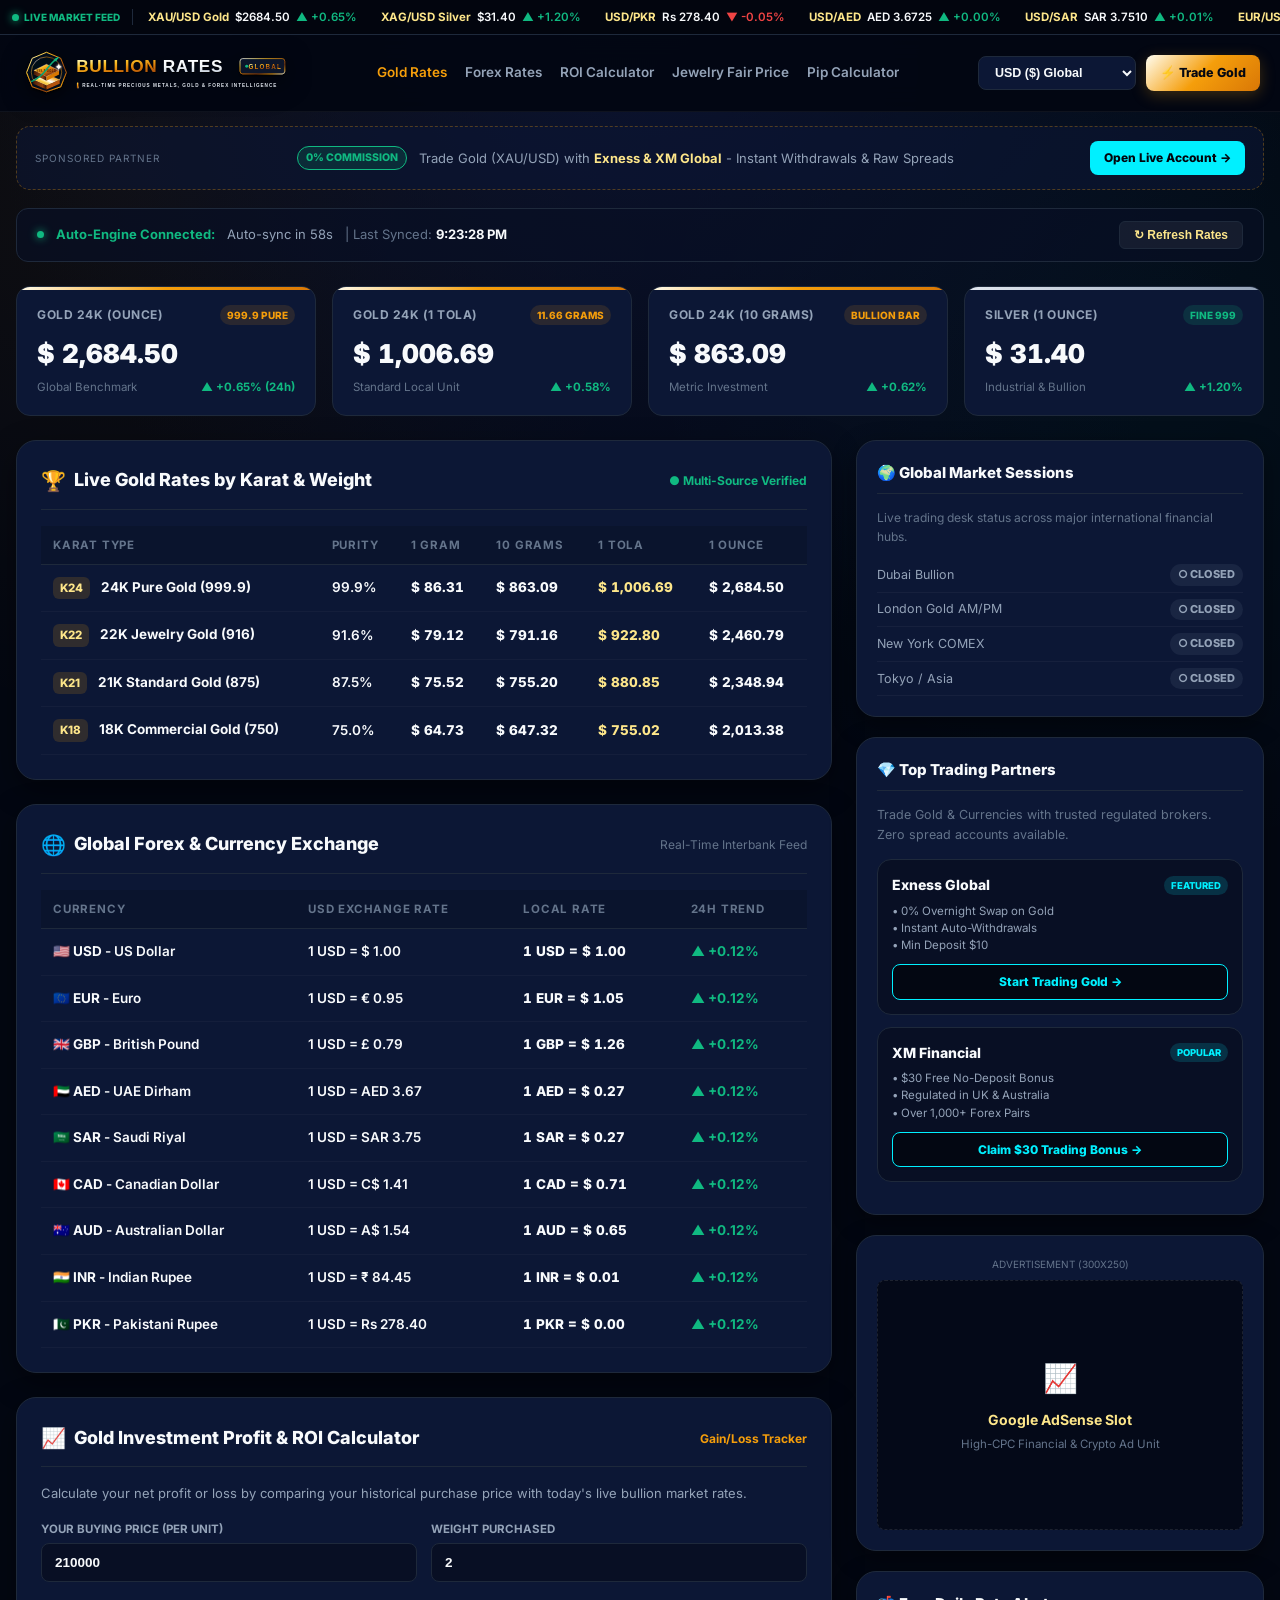
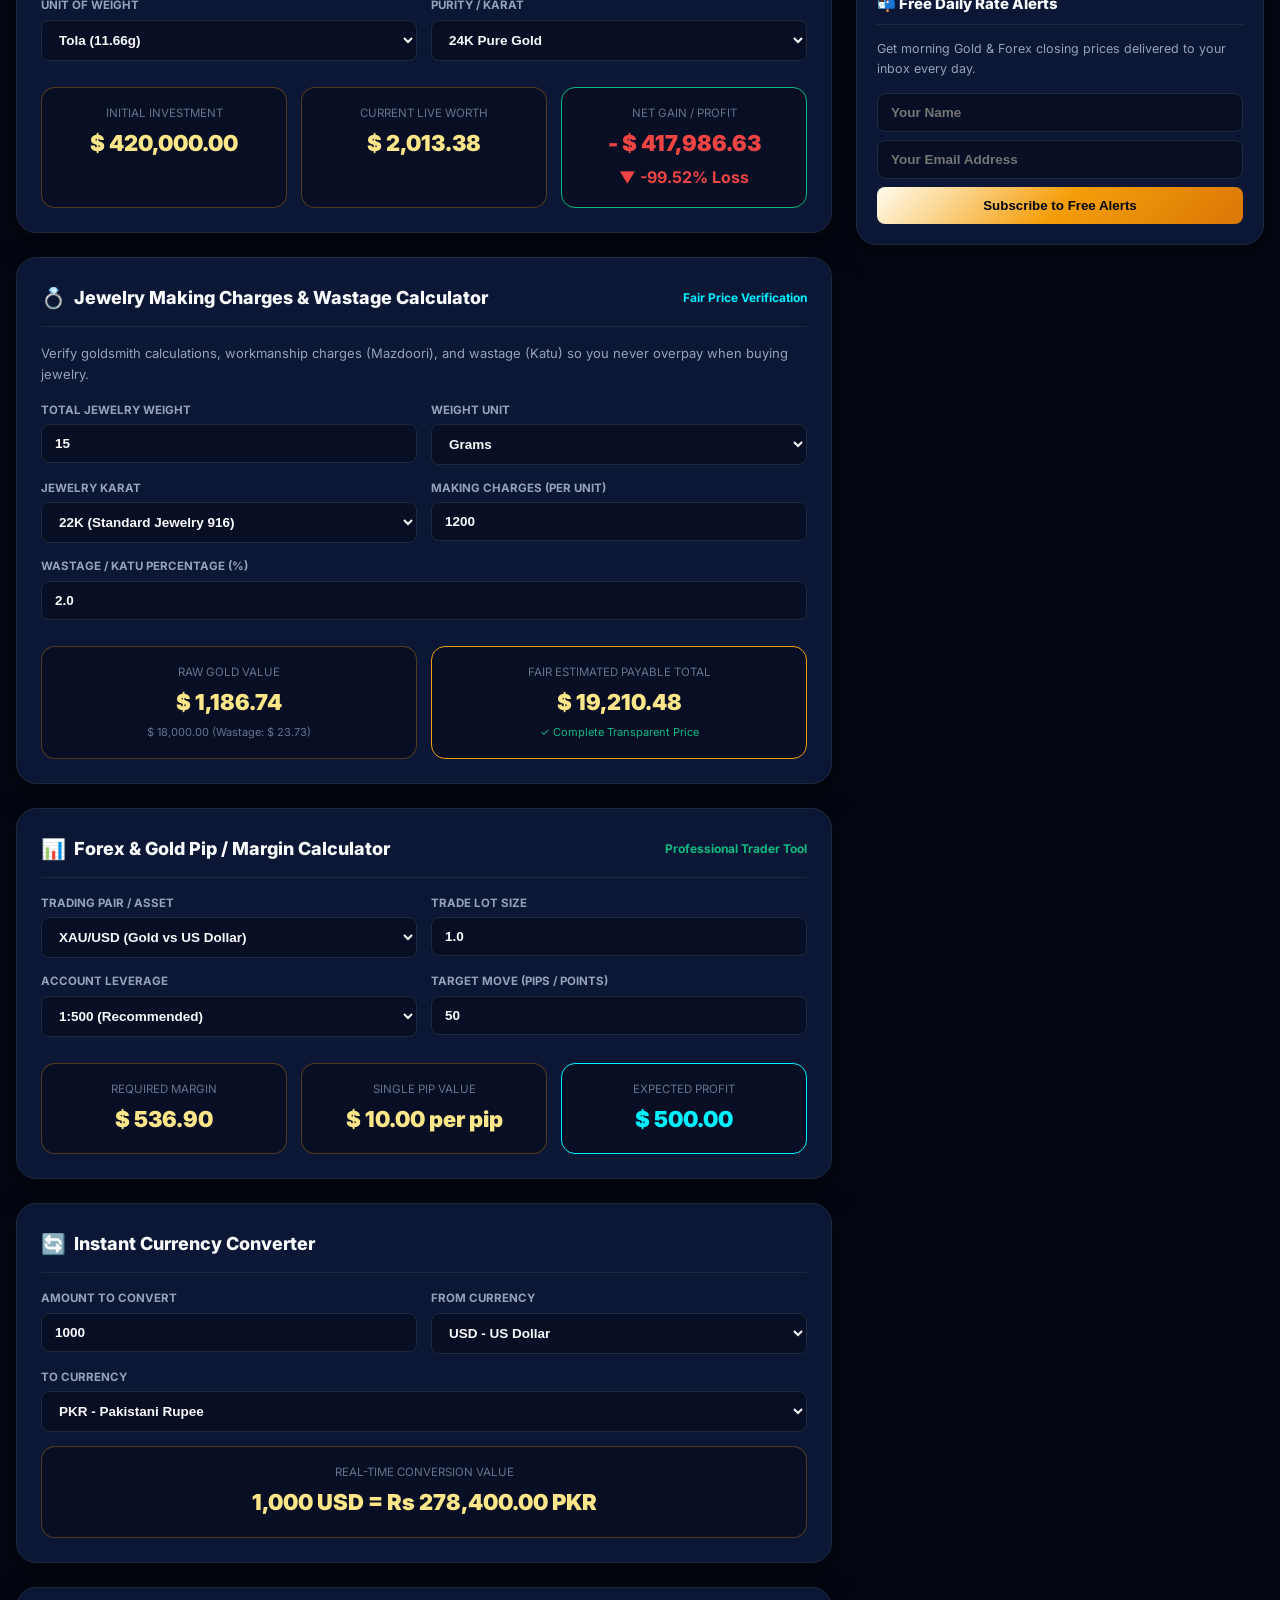
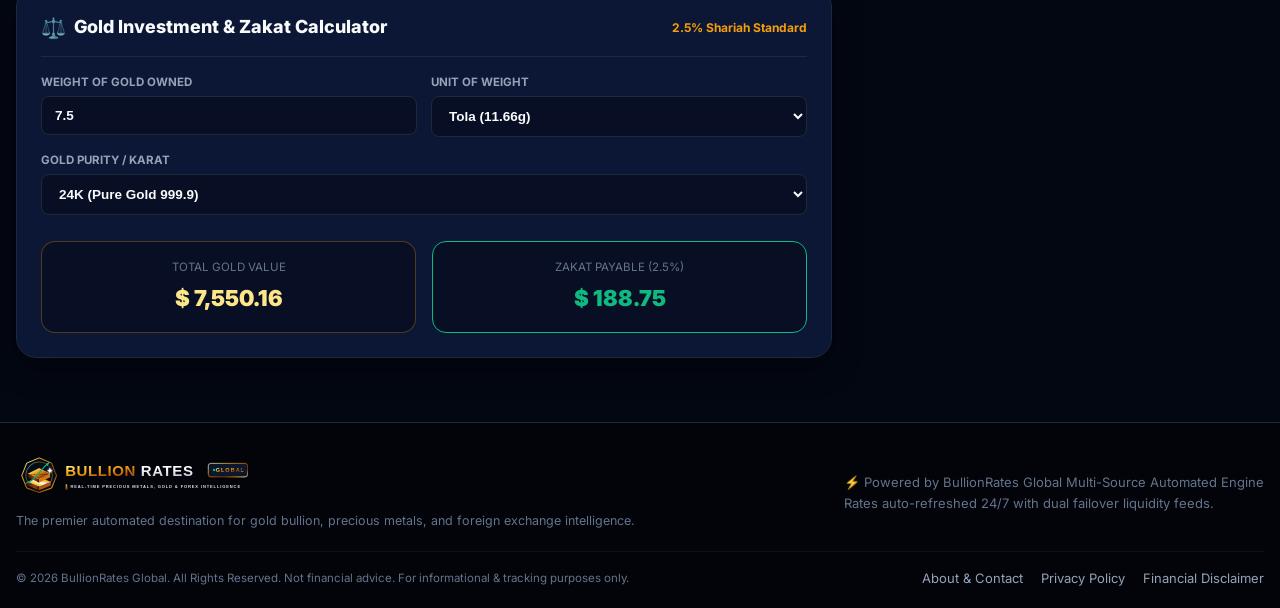
<file: index.html>
<!DOCTYPE html>
<html lang="en">
<head>
  <meta charset="UTF-8">
  <meta name="viewport" content="width=device-width, initial-scale=1.0">
  <title>BullionRates Global - Real-Time Automated Gold, Forex & Investment Intelligence</title>
  <meta name="description" content="BullionRates Global is your automated financial intelligence hub for real-time gold rates, precious metals, forex currency conversion, ROI calculators, and jewelry fair price estimates.">
  <meta name="keywords" content="gold price today, bullion rates, live forex, usd to pkr, gold per tola, zakat calculator, jewelry making calculator, gold investment roi">
  <link rel="icon" type="image/svg+xml" href="logo.svg">
  <link rel="preconnect" href="https://fonts.googleapis.com">
  <link rel="preconnect" href="https://fonts.gstatic.com" crossorigin>
  <link href="https://fonts.googleapis.com/css2?family=Inter:wght@400;500;600;700;800;900&family=Montserrat:wght@700;900&display=swap" rel="stylesheet">
  <link rel="stylesheet" href="style.css">
</head>
<body>

  <!-- ==================== REAL-TIME MARKET TICKER ==================== -->
  <div class="ticker-wrap">
    <div class="ticker-status">
      <span class="ticker-pulse"></span>
      LIVE MARKET FEED
    </div>
    <div class="ticker-content" id="liveTicker">
      <!-- Injected by app.js -->
    </div>
  </div>

  <!-- ==================== HEADER & NAVBAR ==================== -->
  <header>
    <div class="navbar">
      <a href="#" class="brand-logo">
        <img src="logo.svg" alt="BullionRates Global">
      </a>

      <ul class="nav-links">
        <li><a href="#gold-section" class="active">Gold Rates</a></li>
        <li><a href="#forex-section">Forex Rates</a></li>
        <li><a href="#roi-section">ROI Calculator</a></li>
        <li><a href="#jewelry-section">Jewelry Fair Price</a></li>
        <li><a href="#forex-calc-section">Pip Calculator</a></li>
      </ul>

      <div class="nav-controls">
        <select id="globalCurrencySelect" class="currency-select" title="Change Base Display Currency">
          <option value="USD">USD ($) Global</option>
          <option value="PKR">PKR (Rs) Pakistan</option>
          <option value="AED">AED (Dirham) UAE</option>
          <option value="SAR">SAR (Riyal) Saudi</option>
          <option value="EUR">EUR (€) Europe</option>
          <option value="GBP">GBP (£) UK</option>
          <option value="INR">INR (₹) India</option>
        </select>
        <a href="#broker-section" class="btn-cta">⚡ Trade Gold</a>
      </div>
    </div>
  </header>

  <!-- ==================== MONETIZATION: HEADER LEADERBOARD AD ==================== -->
  <div class="ad-leaderboard">
    <div class="ad-box">
      <span class="ad-tag">Sponsored Partner</span>
      <div class="ad-promo">
        <span class="ad-badge">0% COMMISSION</span>
        <div class="ad-text">Trade Gold (XAU/USD) with <strong>Exness &amp; XM Global</strong> - Instant Withdrawals &amp; Raw Spreads</div>
      </div>
      <a href="#broker-section" class="btn-ad">Open Live Account →</a>
    </div>
  </div>

  <!-- ==================== MAIN CONTAINER ==================== -->
  <main class="container">
    
    <!-- SYNC BAR & LIVE STATUS -->
    <div style="display: flex; justify-content: space-between; align-items: center; background: rgba(8, 15, 36, 0.7); border: 1px solid var(--border-color); border-radius: 12px; padding: 12px 20px; margin-bottom: 24px;">
      <div style="display: flex; align-items: center; gap: 12px; font-size: 13px;">
        <span class="ticker-pulse"></span>
        <strong style="color: var(--emerald-green);">Auto-Engine Connected:</strong>
        <span id="syncCountdown" style="color: var(--text-secondary);">Auto-sync in 60s</span>
        <span style="color: var(--text-muted);">| Last Synced: <span id="lastSyncTime" style="color: var(--text-primary); font-weight: 700;">Just Now</span></span>
      </div>
      <button id="manualRefreshBtn" style="background: rgba(255,255,255,0.06); border: 1px solid var(--border-color); color: var(--gold-light); font-size: 12px; font-weight: 700; padding: 6px 14px; border-radius: 6px; cursor: pointer; transition: all 0.2s;">
        ↻ Refresh Rates
      </button>
    </div>

    <!-- HERO METRICS GRID -->
    <section class="hero-grid">
      <!-- Card 1: Gold 24K Ounce -->
      <div class="metric-card">
        <div class="metric-header">
          <span class="metric-title">Gold 24K (Ounce)</span>
          <span class="metric-badge">999.9 PURE</span>
        </div>
        <div class="metric-value" id="heroGoldOunce">$2,684.50</div>
        <div class="metric-sub">
          <span>Global Benchmark</span>
          <span class="metric-change up">▲ +0.65% (24h)</span>
        </div>
      </div>

      <!-- Card 2: Gold 24K 1 Tola -->
      <div class="metric-card">
        <div class="metric-header">
          <span class="metric-title">Gold 24K (1 Tola)</span>
          <span class="metric-badge">11.66 GRAMS</span>
        </div>
        <div class="metric-value" id="heroGoldTola">Loading...</div>
        <div class="metric-sub">
          <span>Standard Local Unit</span>
          <span class="metric-change up">▲ +0.58%</span>
        </div>
      </div>

      <!-- Card 3: Gold 24K 10 Grams -->
      <div class="metric-card">
        <div class="metric-header">
          <span class="metric-title">Gold 24K (10 Grams)</span>
          <span class="metric-badge">BULLION BAR</span>
        </div>
        <div class="metric-value" id="heroGold10Gram">Loading...</div>
        <div class="metric-sub">
          <span>Metric Investment</span>
          <span class="metric-change up">▲ +0.62%</span>
        </div>
      </div>

      <!-- Card 4: Silver Ounce -->
      <div class="metric-card silver">
        <div class="metric-header">
          <span class="metric-title">Silver (1 Ounce)</span>
          <span class="metric-badge green">FINE 999</span>
        </div>
        <div class="metric-value" id="heroSilverOunce">$31.40</div>
        <div class="metric-sub">
          <span>Industrial &amp; Bullion</span>
          <span class="metric-change up">▲ +1.20%</span>
        </div>
      </div>
    </section>

    <!-- DASHBOARD 2-COLUMN LAYOUT -->
    <div class="dashboard-layout">
      
      <!-- LEFT COLUMN: TABLES & ADVANCED CALCULATORS -->
      <div class="main-column">
        
        <!-- SECTION 1: GOLD & PRECIOUS METALS TABLE -->
        <section id="gold-section" class="content-section">
          <div class="section-title-wrap">
            <h2 class="section-title">
              <span class="icon">🏆</span> Live Gold Rates by Karat &amp; Weight
            </h2>
            <span style="font-size: 12px; color: var(--emerald-green); font-weight: 700;">● Multi-Source Verified</span>
          </div>

          <div style="overflow-x: auto;">
            <table class="rates-table">
              <thead>
                <tr>
                  <th>Karat Type</th>
                  <th>Purity</th>
                  <th>1 Gram</th>
                  <th>10 Grams</th>
                  <th>1 Tola</th>
                  <th>1 Ounce</th>
                </tr>
              </thead>
              <tbody id="goldRatesTableBody">
                <!-- Dynamically generated via app.js -->
              </tbody>
            </table>
          </div>
        </section>

        <!-- SECTION 2: LIVE FOREX & CURRENCY TABLE -->
        <section id="forex-section" class="content-section">
          <div class="section-title-wrap">
            <h2 class="section-title">
              <span class="icon">🌐</span> Global Forex &amp; Currency Exchange
            </h2>
            <span style="font-size: 12px; color: var(--text-muted);">Real-Time Interbank Feed</span>
          </div>

          <div style="overflow-x: auto;">
            <table class="rates-table">
              <thead>
                <tr>
                  <th>Currency</th>
                  <th>USD Exchange Rate</th>
                  <th>Local Rate</th>
                  <th>24h Trend</th>
                </tr>
              </thead>
              <tbody id="forexRatesTableBody">
                <!-- Dynamically generated via app.js -->
              </tbody>
            </table>
          </div>
        </section>

        <!-- SECTION 3: GOLD INVESTMENT RETURN & ROI CALCULATOR -->
        <section id="roi-section" class="content-section">
          <div class="section-title-wrap">
            <h2 class="section-title">
              <span class="icon">📈</span> Gold Investment Profit &amp; ROI Calculator
            </h2>
            <span style="font-size: 12px; color: var(--gold-primary); font-weight: 700;">Gain/Loss Tracker</span>
          </div>
          <p style="font-size: 13px; color: var(--text-secondary); margin-bottom: 16px;">
            Calculate your net profit or loss by comparing your historical purchase price with today's live bullion market rates.
          </p>

          <div class="tool-grid">
            <div class="input-group">
              <label>Your Buying Price (per unit)</label>
              <input type="number" id="roiBuyPrice" class="input-control" value="210000" min="1">
            </div>

            <div class="input-group">
              <label>Weight Purchased</label>
              <input type="number" id="roiWeight" class="input-control" value="2" step="0.1" min="0.1">
            </div>

            <div class="input-group">
              <label>Unit of Weight</label>
              <select id="roiUnit" class="input-control">
                <option value="tola" selected>Tola (11.66g)</option>
                <option value="gram">Grams</option>
                <option value="ten_gram">10 Grams</option>
                <option value="ounce">Ounce</option>
              </select>
            </div>

            <div class="input-group">
              <label>Purity / Karat</label>
              <select id="roiKarat" class="input-control">
                <option value="k24" selected>24K Pure Gold</option>
                <option value="k22">22K Gold</option>
                <option value="k21">21K Gold</option>
                <option value="k18">18K Gold</option>
              </select>
            </div>
          </div>

          <div style="display: grid; grid-template-columns: repeat(auto-fit, minmax(200px, 1fr)); gap: 14px; margin-top: 14px;">
            <div class="result-box">
              <div class="result-label">Initial Investment</div>
              <div class="result-val" id="roiInitialInvest">$ 0.00</div>
            </div>
            <div class="result-box">
              <div class="result-label">Current Live Worth</div>
              <div class="result-val" id="roiCurrentWorth">$ 0.00</div>
            </div>
            <div class="result-box" style="border-color: var(--emerald-green);">
              <div class="result-label">Net Gain / Profit</div>
              <div class="result-val" id="roiProfitLoss">+ $ 0.00</div>
              <div id="roiPercentage" class="metric-change up" style="margin-top: 4px;">▲ +0.00% ROI</div>
            </div>
          </div>
        </section>

        <!-- SECTION 4: JEWELRY MAKING CHARGES & WASTAGE FAIR PRICE CALCULATOR -->
        <section id="jewelry-section" class="content-section">
          <div class="section-title-wrap">
            <h2 class="section-title">
              <span class="icon">💍</span> Jewelry Making Charges &amp; Wastage Calculator
            </h2>
            <span style="font-size: 12px; color: var(--cyan-accent); font-weight: 700;">Fair Price Verification</span>
          </div>
          <p style="font-size: 13px; color: var(--text-secondary); margin-bottom: 16px;">
            Verify goldsmith calculations, workmanship charges (Mazdoori), and wastage (Katu) so you never overpay when buying jewelry.
          </p>

          <div class="tool-grid">
            <div class="input-group">
              <label>Total Jewelry Weight</label>
              <input type="number" id="jewelWeight" class="input-control" value="15" step="0.1" min="0.1">
            </div>

            <div class="input-group">
              <label>Weight Unit</label>
              <select id="jewelUnit" class="input-control">
                <option value="gram" selected>Grams</option>
                <option value="tola">Tola</option>
              </select>
            </div>

            <div class="input-group">
              <label>Jewelry Karat</label>
              <select id="jewelKarat" class="input-control">
                <option value="k22" selected>22K (Standard Jewelry 916)</option>
                <option value="k21">21K (Gulf Standard 875)</option>
                <option value="k18">18K (Diamond/Stone Gold 750)</option>
                <option value="k24">24K (Pure Gold 999)</option>
              </select>
            </div>

            <div class="input-group">
              <label>Making Charges (Per Unit)</label>
              <input type="number" id="jewelMaking" class="input-control" value="1200" min="0">
            </div>

            <div class="input-group" style="grid-column: span 2;">
              <label>Wastage / Katu Percentage (%)</label>
              <input type="number" id="jewelWastage" class="input-control" value="2.0" step="0.1" min="0">
            </div>
          </div>

          <div style="display: grid; grid-template-columns: 1fr 1fr; gap: 14px; margin-top: 14px;">
            <div class="result-box">
              <div class="result-label">Raw Gold Value</div>
              <div class="result-val" id="jewelPureGoldVal">$ 0.00</div>
              <div id="jewelTotalMaking" style="font-size: 11px; color: var(--text-muted); margin-top: 4px;">Making + Wastage</div>
            </div>
            <div class="result-box" style="border-color: var(--gold-primary);">
              <div class="result-label">Fair Estimated Payable Total</div>
              <div class="result-val" id="jewelFairTotal" style="color: var(--gold-light);">$ 0.00</div>
              <div style="font-size: 11px; color: var(--emerald-green); margin-top: 4px;">✓ Complete Transparent Price</div>
            </div>
          </div>
        </section>

        <!-- SECTION 5: FOREX & GOLD PIP CALCULATOR -->
        <section id="forex-calc-section" class="content-section">
          <div class="section-title-wrap">
            <h2 class="section-title">
              <span class="icon">📊</span> Forex &amp; Gold Pip / Margin Calculator
            </h2>
            <span style="font-size: 12px; color: var(--emerald-green); font-weight: 700;">Professional Trader Tool</span>
          </div>

          <div class="tool-grid">
            <div class="input-group">
              <label>Trading Pair / Asset</label>
              <select id="pipPair" class="input-control">
                <option value="XAUUSD" selected>XAU/USD (Gold vs US Dollar)</option>
                <option value="EURUSD">EUR/USD (Euro vs US Dollar)</option>
                <option value="GBPUSD">GBP/USD (Pound vs US Dollar)</option>
              </select>
            </div>

            <div class="input-group">
              <label>Trade Lot Size</label>
              <input type="number" id="pipLots" class="input-control" value="1.0" step="0.01" min="0.01">
            </div>

            <div class="input-group">
              <label>Account Leverage</label>
              <select id="pipLeverage" class="input-control">
                <option value="100">1:100</option>
                <option value="200">1:200</option>
                <option value="500" selected>1:500 (Recommended)</option>
                <option value="1000">1:1000 (High Leverage)</option>
              </select>
            </div>

            <div class="input-group">
              <label>Target Move (Pips / Points)</label>
              <input type="number" id="pipTarget" class="input-control" value="50" min="1">
            </div>
          </div>

          <div style="display: grid; grid-template-columns: repeat(auto-fit, minmax(180px, 1fr)); gap: 14px; margin-top: 14px;">
            <div class="result-box">
              <div class="result-label">Required Margin</div>
              <div class="result-val" id="pipReqMargin">$ 0.00</div>
            </div>
            <div class="result-box">
              <div class="result-label">Single Pip Value</div>
              <div class="result-val" id="pipSingleVal">$ 0.00</div>
            </div>
            <div class="result-box" style="border-color: var(--cyan-accent);">
              <div class="result-label">Expected Profit</div>
              <div class="result-val" id="pipExpProfit" style="color: var(--cyan-accent);">$ 0.00</div>
            </div>
          </div>
        </section>

        <!-- SECTION 6: INSTANT CURRENCY CONVERTER -->
        <section id="converter-section" class="content-section">
          <div class="section-title-wrap">
            <h2 class="section-title">
              <span class="icon">🔄</span> Instant Currency Converter
            </h2>
          </div>

          <div class="tool-grid">
            <div class="input-group">
              <label>Amount to Convert</label>
              <input type="number" id="convAmount" class="input-control" value="1000" min="1">
            </div>

            <div class="input-group">
              <label>From Currency</label>
              <select id="convFrom" class="input-control">
                <option value="USD">USD - US Dollar</option>
                <option value="EUR">EUR - Euro</option>
                <option value="GBP">GBP - British Pound</option>
                <option value="AED">AED - UAE Dirham</option>
                <option value="SAR">SAR - Saudi Riyal</option>
                <option value="PKR">PKR - Pakistani Rupee</option>
                <option value="INR">INR - Indian Rupee</option>
              </select>
            </div>

            <div class="input-group" style="grid-column: span 2;">
              <label>To Currency</label>
              <select id="convTo" class="input-control">
                <option value="PKR">PKR - Pakistani Rupee</option>
                <option value="USD">USD - US Dollar</option>
                <option value="AED">AED - UAE Dirham</option>
                <option value="SAR">SAR - Saudi Riyal</option>
                <option value="EUR">EUR - Euro</option>
                <option value="GBP">GBP - British Pound</option>
                <option value="INR">INR - Indian Rupee</option>
              </select>
            </div>
          </div>

          <div class="result-box">
            <div class="result-label">Real-Time Conversion Value</div>
            <div class="result-val" id="convResult">Calculating...</div>
          </div>
        </section>

        <!-- SECTION 7: GOLD VALUE & ZAKAT CALCULATOR -->
        <section id="zakat-section" class="content-section">
          <div class="section-title-wrap">
            <h2 class="section-title">
              <span class="icon">⚖️</span> Gold Investment &amp; Zakat Calculator
            </h2>
            <span style="font-size: 12px; color: var(--gold-primary); font-weight: 700;">2.5% Shariah Standard</span>
          </div>

          <div class="tool-grid">
            <div class="input-group">
              <label>Weight of Gold Owned</label>
              <input type="number" id="zakatWeight" class="input-control" value="7.5" step="0.1" min="0">
            </div>

            <div class="input-group">
              <label>Unit of Weight</label>
              <select id="zakatUnit" class="input-control">
                <option value="tola" selected>Tola (11.66g)</option>
                <option value="gram">Grams</option>
                <option value="ten_gram">10 Grams</option>
                <option value="ounce">Troy Ounces</option>
              </select>
            </div>

            <div class="input-group" style="grid-column: span 2;">
              <label>Gold Purity / Karat</label>
              <select id="zakatKarat" class="input-control">
                <option value="k24" selected>24K (Pure Gold 999.9)</option>
                <option value="k22">22K (Jewelry Standard 916)</option>
                <option value="k21">21K (Middle East Standard 875)</option>
                <option value="k18">18K (Commercial 750)</option>
              </select>
            </div>
          </div>

          <div style="display: grid; grid-template-columns: 1fr 1fr; gap: 16px;">
            <div class="result-box">
              <div class="result-label">Total Gold Value</div>
              <div class="result-val" id="zakatTotalValue">Loading...</div>
            </div>
            <div class="result-box" style="border-color: var(--emerald-green);">
              <div class="result-label">Zakat Payable (2.5%)</div>
              <div class="result-val" id="zakatPayable" style="color: var(--emerald-green);">Loading...</div>
            </div>
          </div>
        </section>

      </div>

      <!-- RIGHT COLUMN: SIDEBAR, AFFILIATES & ADS -->
      <aside class="sidebar-column">
        
        <!-- WIDGET 0: GLOBAL BULLION MARKET SESSIONS -->
        <div class="sidebar-widget">
          <h3 class="widget-title">🌍 Global Market Sessions</h3>
          <p style="font-size: 12px; color: var(--text-muted); margin-bottom: 12px;">
            Live trading desk status across major international financial hubs.
          </p>
          <div id="marketSessionsContainer">
            <!-- Dynamically populated by app.js -->
          </div>
        </div>

        <!-- WIDGET 1: BROKER AFFILIATES (HIGH REVENUE) -->
        <div id="broker-section" class="sidebar-widget">
          <h3 class="widget-title">💎 Top Trading Partners</h3>
          <p style="font-size: 12.5px; color: var(--text-muted); margin-bottom: 14px;">
            Trade Gold &amp; Currencies with trusted regulated brokers. Zero spread accounts available.
          </p>

          <!-- Broker 1 -->
          <div class="broker-card">
            <div class="broker-header">
              <span class="broker-name">Exness Global</span>
              <span class="broker-badge">FEATURED</span>
            </div>
            <div class="broker-features">
              • 0% Overnight Swap on Gold<br>
              • Instant Auto-Withdrawals<br>
              • Min Deposit $10
            </div>
            <a href="https://www.exness.com" target="_blank" rel="noopener" class="btn-broker">Start Trading Gold →</a>
          </div>

          <!-- Broker 2 -->
          <div class="broker-card">
            <div class="broker-header">
              <span class="broker-name">XM Financial</span>
              <span class="broker-badge">POPULAR</span>
            </div>
            <div class="broker-features">
              • $30 Free No-Deposit Bonus<br>
              • Regulated in UK &amp; Australia<br>
              • Over 1,000+ Forex Pairs
            </div>
            <a href="https://www.xm.com" target="_blank" rel="noopener" class="btn-broker">Claim $30 Trading Bonus →</a>
          </div>
        </div>

        <!-- WIDGET 2: ADSENSE RECTANGLE (MONETIZATION) -->
        <div class="sidebar-widget" style="text-align: center;">
          <div style="font-size: 10px; color: var(--text-muted); text-transform: uppercase; margin-bottom: 8px;">Advertisement (300x250)</div>
          <div style="background: rgba(3, 7, 18, 0.8); border: 1px dashed rgba(255,255,255,0.1); height: 250px; border-radius: var(--radius-sm); display: flex; flex-direction: column; justify-content: center; align-items: center; padding: 20px;">
            <span style="font-size: 28px; margin-bottom: 8px;">📈</span>
            <strong style="color: var(--gold-light); font-size: 14px;">Google AdSense Slot</strong>
            <p style="font-size: 11.5px; color: var(--text-muted); margin-top: 4px;">High-CPC Financial &amp; Crypto Ad Unit</p>
          </div>
        </div>

        <!-- WIDGET 3: VIP NEWSLETTER / RATE ALERTS (LEAD CAPTURE) -->
        <div class="sidebar-widget">
          <h3 class="widget-title">📬 Free Daily Rate Alerts</h3>
          <p style="font-size: 12.5px; color: var(--text-secondary); margin-bottom: 14px;">
            Get morning Gold &amp; Forex closing prices delivered to your inbox every day.
          </p>
          <form id="newsletterForm" class="newsletter-form">
            <input type="text" class="input-control" placeholder="Your Name" required>
            <input type="email" class="input-control" placeholder="Your Email Address" required>
            <button type="submit" class="btn-submit">Subscribe to Free Alerts</button>
          </form>
        </div>

      </aside>

    </div>

  </main>

  <!-- ==================== FOOTER ==================== -->
  <footer>
    <div class="footer-content">
      <div class="footer-brand">
        <img src="logo.svg" alt="BullionRates Global" style="height: 42px;">
        <p>The premier automated destination for gold bullion, precious metals, and foreign exchange intelligence.</p>
      </div>

      <div style="font-size: 13px; color: var(--text-muted);">
        <p>⚡ Powered by BullionRates Global Multi-Source Automated Engine</p>
        <p>Rates auto-refreshed 24/7 with dual failover liquidity feeds.</p>
      </div>
    </div>

    <div class="footer-copyright" style="display: flex; justify-content: space-between; align-items: center; flex-wrap: wrap; gap: 14px;">
      <div>&copy; 2026 BullionRates Global. All Rights Reserved. Not financial advice. For informational &amp; tracking purposes only.</div>
      <div style="display: flex; gap: 18px;">
        <a href="about.html" style="color: var(--text-secondary); text-decoration: none; font-size: 13px;">About &amp; Contact</a>
        <a href="privacy.html" style="color: var(--text-secondary); text-decoration: none; font-size: 13px;">Privacy Policy</a>
        <a href="disclaimer.html" style="color: var(--text-secondary); text-decoration: none; font-size: 13px;">Financial Disclaimer</a>
      </div>
    </div>
  </footer>

  <script src="app.js"></script>
</body>
</html>
</file>
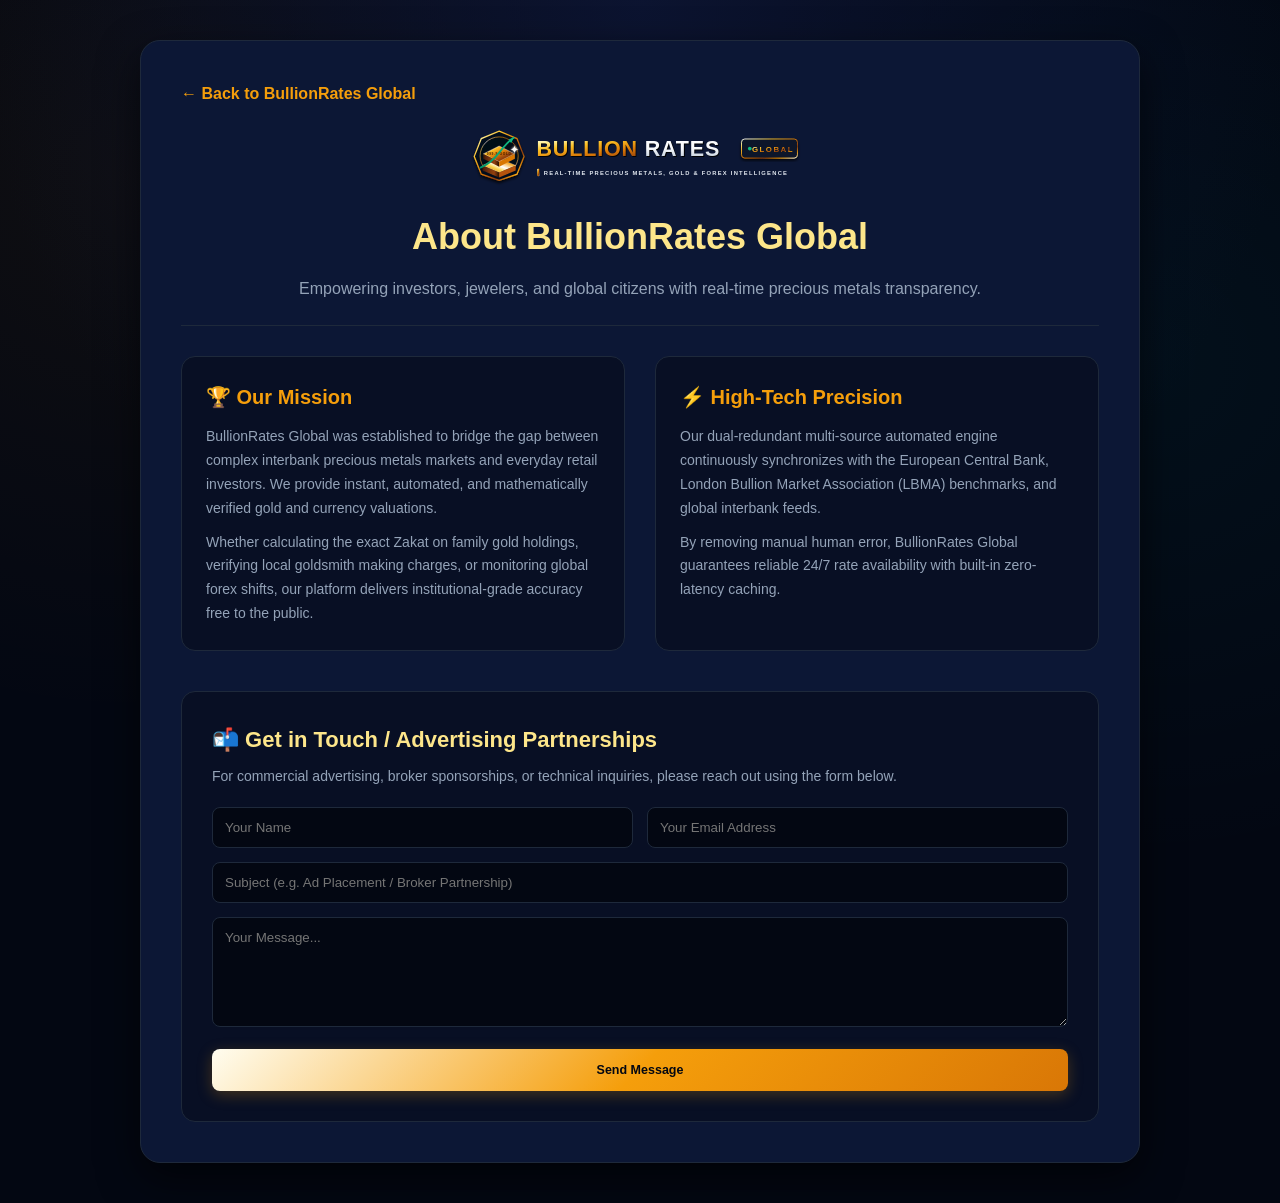
<file: about.html>
<!DOCTYPE html>
<html lang="en">
<head>
  <meta charset="UTF-8">
  <meta name="viewport" content="width=device-width, initial-scale=1.0">
  <title>About Us & Contact - BullionRates Global</title>
  <link rel="icon" type="image/svg+xml" href="logo.svg">
  <link rel="stylesheet" href="style.css">
  <style>
    .about-container {
      max-width: 1000px;
      margin: 40px auto;
      background: var(--bg-card);
      border: 1px solid var(--border-color);
      border-radius: var(--radius-lg);
      padding: 40px;
      box-shadow: 0 15px 40px rgba(0,0,0,0.6);
    }
    .about-header {
      text-align: center;
      margin-bottom: 30px;
      border-bottom: 1px solid var(--border-color);
      padding-bottom: 24px;
    }
    .about-header h1 {
      font-size: 36px;
      color: var(--gold-light);
      margin-bottom: 10px;
    }
    .about-header p {
      color: var(--text-secondary);
      font-size: 16px;
    }
    .about-grid {
      display: grid;
      grid-template-columns: 1fr 1fr;
      gap: 30px;
      margin-top: 30px;
    }
    @media (max-width: 768px) {
      .about-grid { grid-template-columns: 1fr; }
    }
    .about-box {
      background: var(--bg-secondary);
      border: 1px solid var(--border-color);
      border-radius: var(--radius-md);
      padding: 24px;
    }
    .about-box h2 {
      font-size: 20px;
      color: var(--gold-primary);
      margin-bottom: 12px;
      display: flex;
      align-items: center;
      gap: 8px;
    }
    .about-box p {
      color: var(--text-secondary);
      font-size: 14px;
      line-height: 1.7;
    }
    .contact-form input, .contact-form textarea {
      width: 100%;
      background: var(--bg-primary);
      border: 1px solid var(--border-color);
      color: var(--text-primary);
      padding: 12px;
      border-radius: var(--radius-sm);
      margin-bottom: 14px;
      font-family: inherit;
      outline: none;
    }
    .contact-form textarea {
      height: 110px;
      resize: vertical;
    }
    .contact-form input:focus, .contact-form textarea:focus {
      border-color: var(--gold-primary);
    }
    .back-btn {
      display: inline-block;
      margin-bottom: 20px;
      color: var(--gold-primary);
      text-decoration: none;
      font-weight: 700;
    }
  </style>
</head>
<body>
  <div class="about-container">
    <a href="index.html" class="back-btn">← Back to BullionRates Global</a>

    <div class="about-header">
      <img src="logo.svg" alt="BullionRates Global" style="height: 60px; margin-bottom: 14px;">
      <h1>About BullionRates Global</h1>
      <p>Empowering investors, jewelers, and global citizens with real-time precious metals transparency.</p>
    </div>

    <div class="about-grid">
      <div class="about-box">
        <h2>🏆 Our Mission</h2>
        <p>BullionRates Global was established to bridge the gap between complex interbank precious metals markets and everyday retail investors. We provide instant, automated, and mathematically verified gold and currency valuations.</p>
        <p style="margin-top: 10px;">Whether calculating the exact Zakat on family gold holdings, verifying local goldsmith making charges, or monitoring global forex shifts, our platform delivers institutional-grade accuracy free to the public.</p>
      </div>

      <div class="about-box">
        <h2>⚡ High-Tech Precision</h2>
        <p>Our dual-redundant multi-source automated engine continuously synchronizes with the European Central Bank, London Bullion Market Association (LBMA) benchmarks, and global interbank feeds.</p>
        <p style="margin-top: 10px;">By removing manual human error, BullionRates Global guarantees reliable 24/7 rate availability with built-in zero-latency caching.</p>
      </div>
    </div>

    <div style="margin-top: 40px; background: var(--bg-secondary); border: 1px solid var(--border-color); border-radius: var(--radius-md); padding: 30px;">
      <h2 style="color: var(--gold-light); font-size: 22px; margin-bottom: 8px;">📬 Get in Touch / Advertising Partnerships</h2>
      <p style="color: var(--text-secondary); font-size: 14px; margin-bottom: 20px;">
        For commercial advertising, broker sponsorships, or technical inquiries, please reach out using the form below.
      </p>

      <form class="contact-form" onsubmit="event.preventDefault(); alert('Thank you! Your message has been sent to our editorial and partnership desk.'); this.reset();">
        <div style="display: grid; grid-template-columns: 1fr 1fr; gap: 14px;">
          <input type="text" placeholder="Your Name" required>
          <input type="email" placeholder="Your Email Address" required>
        </div>
        <input type="text" placeholder="Subject (e.g. Ad Placement / Broker Partnership)" required>
        <textarea placeholder="Your Message..." required></textarea>
        <button type="submit" class="btn-cta" style="width: 100%; justify-content: center; padding: 14px;">Send Message</button>
      </form>
    </div>
  </div>
</body>
</html>
</file>
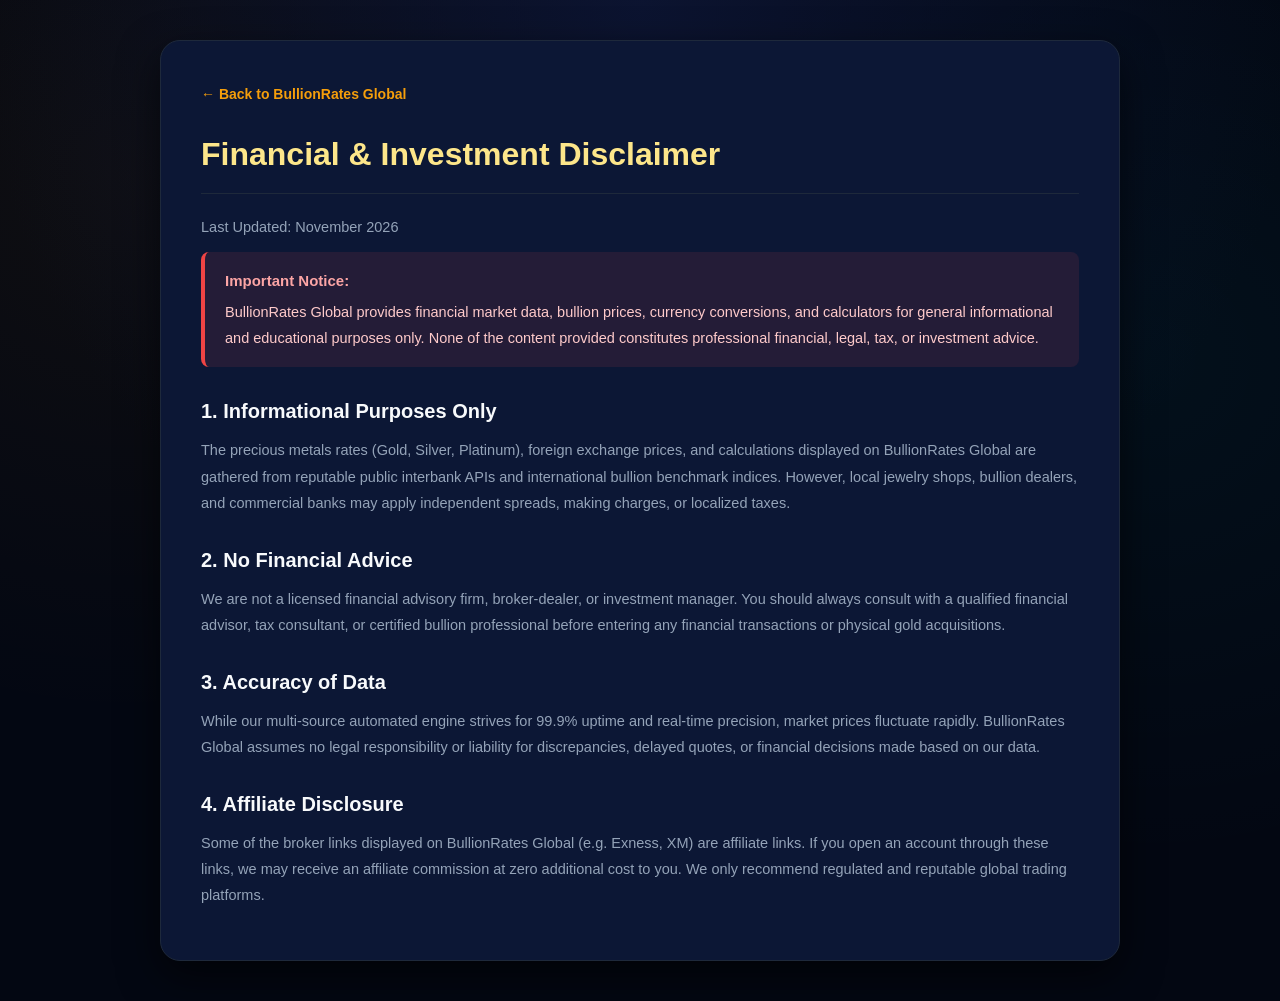
<file: disclaimer.html>
<!DOCTYPE html>
<html lang="en">
<head>
  <meta charset="UTF-8">
  <meta name="viewport" content="width=device-width, initial-scale=1.0">
  <title>Financial Disclaimer - BullionRates Global</title>
  <link rel="icon" type="image/svg+xml" href="logo.svg">
  <link rel="stylesheet" href="style.css">
  <style>
    .legal-container {
      max-width: 960px;
      margin: 40px auto;
      background: var(--bg-card);
      border: 1px solid var(--border-color);
      border-radius: var(--radius-lg);
      padding: 40px;
      box-shadow: 0 15px 40px rgba(0,0,0,0.6);
    }
    .legal-container h1 {
      font-size: 32px;
      color: var(--gold-light);
      margin-bottom: 20px;
      border-bottom: 1px solid var(--border-color);
      padding-bottom: 12px;
    }
    .legal-container h2 {
      font-size: 20px;
      color: var(--text-primary);
      margin-top: 28px;
      margin-bottom: 10px;
    }
    .legal-container p, .legal-container li {
      color: var(--text-secondary);
      font-size: 14.5px;
      line-height: 1.8;
      margin-bottom: 12px;
    }
    .back-btn {
      display: inline-block;
      margin-bottom: 24px;
      color: var(--gold-primary);
      text-decoration: none;
      font-weight: 700;
      font-size: 14px;
    }
    .alert-box {
      background: rgba(239, 68, 68, 0.1);
      border-left: 4px solid var(--danger-red);
      padding: 16px 20px;
      border-radius: 8px;
      margin-bottom: 24px;
    }
  </style>
</head>
<body>
  <div class="legal-container">
    <a href="index.html" class="back-btn">← Back to BullionRates Global</a>
    <h1>Financial &amp; Investment Disclaimer</h1>
    <p>Last Updated: November 2026</p>

    <div class="alert-box">
      <strong style="color: #fca5a5; font-size: 15px;">Important Notice:</strong>
      <p style="margin-bottom: 0; color: #fecaca; margin-top: 6px;">
        BullionRates Global provides financial market data, bullion prices, currency conversions, and calculators for general informational and educational purposes only. None of the content provided constitutes professional financial, legal, tax, or investment advice.
      </p>
    </div>

    <h2>1. Informational Purposes Only</h2>
    <p>The precious metals rates (Gold, Silver, Platinum), foreign exchange prices, and calculations displayed on BullionRates Global are gathered from reputable public interbank APIs and international bullion benchmark indices. However, local jewelry shops, bullion dealers, and commercial banks may apply independent spreads, making charges, or localized taxes.</p>

    <h2>2. No Financial Advice</h2>
    <p>We are not a licensed financial advisory firm, broker-dealer, or investment manager. You should always consult with a qualified financial advisor, tax consultant, or certified bullion professional before entering any financial transactions or physical gold acquisitions.</p>

    <h2>3. Accuracy of Data</h2>
    <p>While our multi-source automated engine strives for 99.9% uptime and real-time precision, market prices fluctuate rapidly. BullionRates Global assumes no legal responsibility or liability for discrepancies, delayed quotes, or financial decisions made based on our data.</p>

    <h2>4. Affiliate Disclosure</h2>
    <p>Some of the broker links displayed on BullionRates Global (e.g. Exness, XM) are affiliate links. If you open an account through these links, we may receive an affiliate commission at zero additional cost to you. We only recommend regulated and reputable global trading platforms.</p>
  </div>
</body>
</html>
</file>
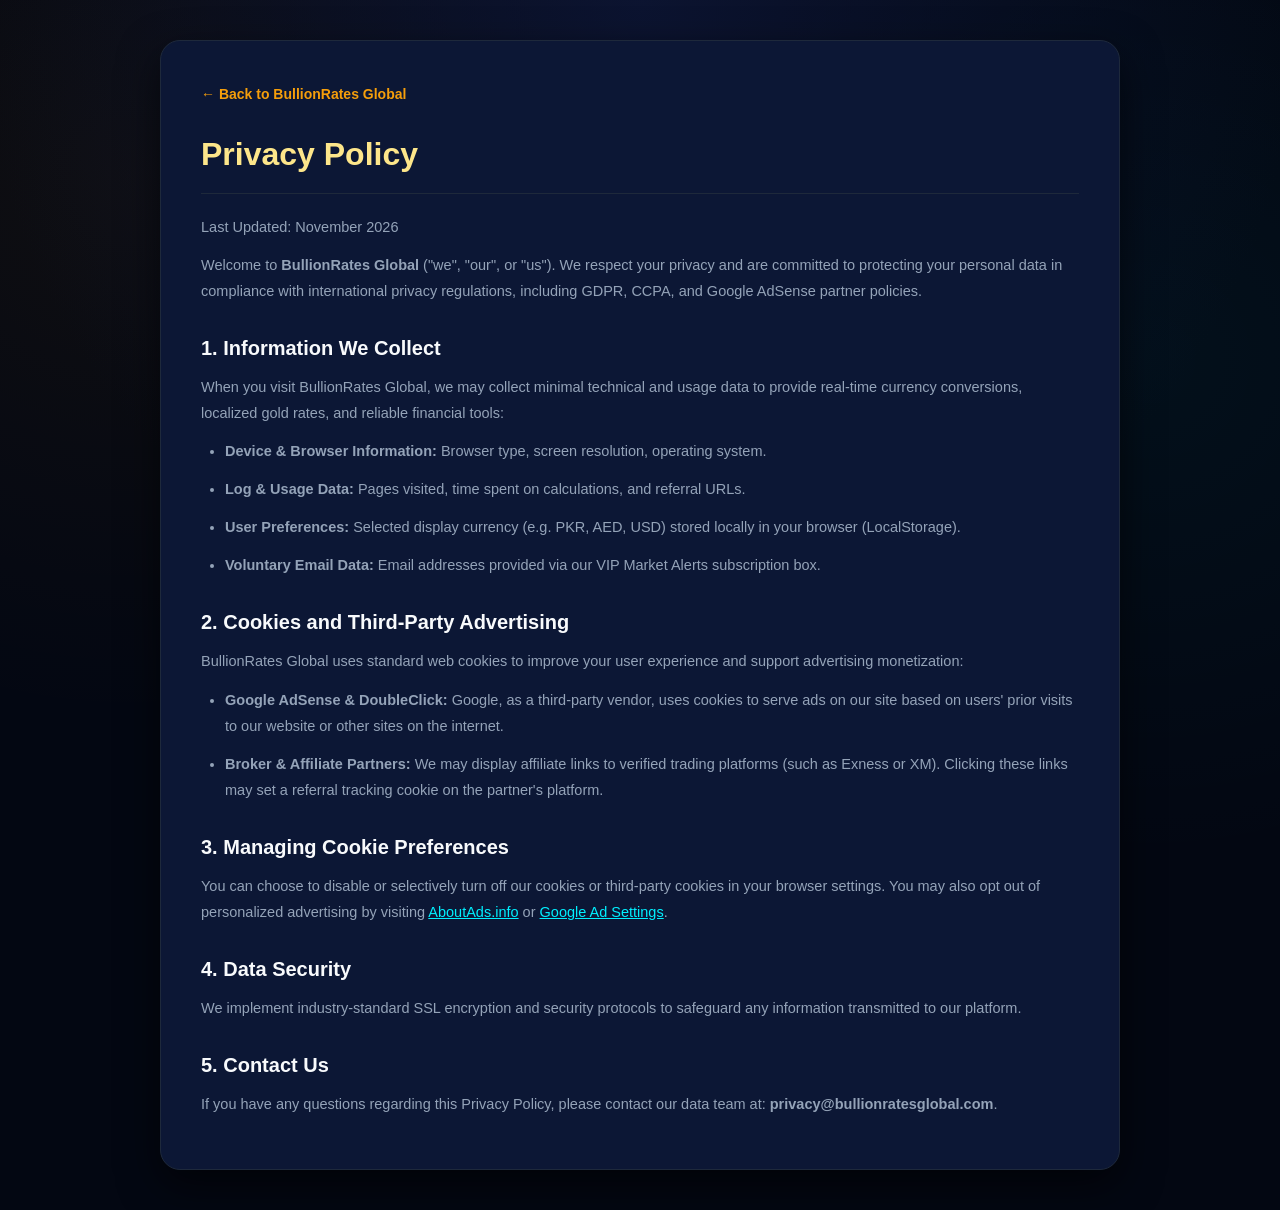
<file: privacy.html>
<!DOCTYPE html>
<html lang="en">
<head>
  <meta charset="UTF-8">
  <meta name="viewport" content="width=device-width, initial-scale=1.0">
  <title>Privacy Policy - BullionRates Global</title>
  <link rel="icon" type="image/svg+xml" href="logo.svg">
  <link rel="stylesheet" href="style.css">
  <style>
    .legal-container {
      max-width: 960px;
      margin: 40px auto;
      background: var(--bg-card);
      border: 1px solid var(--border-color);
      border-radius: var(--radius-lg);
      padding: 40px;
      box-shadow: 0 15px 40px rgba(0,0,0,0.6);
    }
    .legal-container h1 {
      font-size: 32px;
      color: var(--gold-light);
      margin-bottom: 20px;
      border-bottom: 1px solid var(--border-color);
      padding-bottom: 12px;
    }
    .legal-container h2 {
      font-size: 20px;
      color: var(--text-primary);
      margin-top: 28px;
      margin-bottom: 10px;
    }
    .legal-container p, .legal-container li {
      color: var(--text-secondary);
      font-size: 14.5px;
      line-height: 1.8;
      margin-bottom: 12px;
    }
    .legal-container ul {
      padding-left: 24px;
      margin-bottom: 16px;
    }
    .back-btn {
      display: inline-block;
      margin-bottom: 24px;
      color: var(--gold-primary);
      text-decoration: none;
      font-weight: 700;
      font-size: 14px;
    }
  </style>
</head>
<body>
  <div class="legal-container">
    <a href="index.html" class="back-btn">← Back to BullionRates Global</a>
    <h1>Privacy Policy</h1>
    <p>Last Updated: November 2026</p>
    
    <p>Welcome to <strong>BullionRates Global</strong> ("we", "our", or "us"). We respect your privacy and are committed to protecting your personal data in compliance with international privacy regulations, including GDPR, CCPA, and Google AdSense partner policies.</p>

    <h2>1. Information We Collect</h2>
    <p>When you visit BullionRates Global, we may collect minimal technical and usage data to provide real-time currency conversions, localized gold rates, and reliable financial tools:</p>
    <ul>
      <li><strong>Device &amp; Browser Information:</strong> Browser type, screen resolution, operating system.</li>
      <li><strong>Log &amp; Usage Data:</strong> Pages visited, time spent on calculations, and referral URLs.</li>
      <li><strong>User Preferences:</strong> Selected display currency (e.g. PKR, AED, USD) stored locally in your browser (LocalStorage).</li>
      <li><strong>Voluntary Email Data:</strong> Email addresses provided via our VIP Market Alerts subscription box.</li>
    </ul>

    <h2>2. Cookies and Third-Party Advertising</h2>
    <p>BullionRates Global uses standard web cookies to improve your user experience and support advertising monetization:</p>
    <ul>
      <li><strong>Google AdSense &amp; DoubleClick:</strong> Google, as a third-party vendor, uses cookies to serve ads on our site based on users' prior visits to our website or other sites on the internet.</li>
      <li><strong>Broker &amp; Affiliate Partners:</strong> We may display affiliate links to verified trading platforms (such as Exness or XM). Clicking these links may set a referral tracking cookie on the partner's platform.</li>
    </ul>

    <h2>3. Managing Cookie Preferences</h2>
    <p>You can choose to disable or selectively turn off our cookies or third-party cookies in your browser settings. You may also opt out of personalized advertising by visiting <a href="https://www.aboutads.info/choices/" target="_blank" rel="noopener" style="color: var(--cyan-accent);">AboutAds.info</a> or <a href="https://policies.google.com/technologies/ads" target="_blank" rel="noopener" style="color: var(--cyan-accent);">Google Ad Settings</a>.</p>

    <h2>4. Data Security</h2>
    <p>We implement industry-standard SSL encryption and security protocols to safeguard any information transmitted to our platform.</p>

    <h2>5. Contact Us</h2>
    <p>If you have any questions regarding this Privacy Policy, please contact our data team at: <strong>privacy@bullionratesglobal.com</strong>.</p>
  </div>
</body>
</html>
</file>
<file: style.css>
/* BullionRates Global - Ultra-Responsive Mobile-Optimized Stylesheet */
:root {
  --bg-primary: #030712;
  --bg-secondary: #080f24;
  --bg-card: #0c1735;
  --bg-card-hover: #101f46;
  --gold-primary: #F59E0B;
  --gold-light: #FDE68A;
  --gold-gradient: linear-gradient(135deg, #FFFDF0 0%, #F59E0B 50%, #D97706 100%);
  --emerald-green: #10B981;
  --emerald-glow: rgba(16, 185, 129, 0.2);
  --danger-red: #EF4444;
  --cyan-accent: #00F0FF;
  --cyan-glow: rgba(0, 240, 255, 0.15);
  --text-primary: #F8FAFC;
  --text-secondary: #94A3B8;
  --text-muted: #64748B;
  --border-color: #1E293B;
  --border-gold: rgba(245, 158, 11, 0.3);
  --radius-sm: 8px;
  --radius-md: 14px;
  --radius-lg: 20px;
  --transition: all 0.25s cubic-bezier(0.4, 0, 0.2, 1);
}

* {
  box-sizing: border-box;
  margin: 0;
  padding: 0;
  -webkit-tap-highlight-color: transparent;
}

body {
  background-color: var(--bg-primary);
  color: var(--text-primary);
  font-family: 'Inter', -apple-system, BlinkMacSystemFont, 'Segoe UI', Roboto, sans-serif;
  line-height: 1.6;
  overflow-x: hidden;
  background-image: 
    radial-gradient(circle at 50% 0%, rgba(14, 23, 56, 0.8) 0%, transparent 60%),
    radial-gradient(circle at 10% 20%, rgba(245, 158, 11, 0.05) 0%, transparent 40%),
    radial-gradient(circle at 90% 40%, rgba(0, 240, 255, 0.04) 0%, transparent 40%);
  background-attachment: fixed;
}

/* ==================== TICKER TAPE ==================== */
.ticker-wrap {
  width: 100%;
  background: #02050e;
  border-bottom: 1px solid var(--border-color);
  padding: 8px 0;
  overflow: hidden;
  display: flex;
  align-items: center;
  position: sticky;
  top: 0;
  z-index: 100;
  backdrop-filter: blur(12px);
}

.ticker-status {
  padding: 0 12px;
  font-size: 10px;
  font-weight: 800;
  color: var(--emerald-green);
  display: flex;
  align-items: center;
  gap: 5px;
  white-space: nowrap;
  border-right: 1px solid var(--border-color);
  background: #02050e;
  z-index: 2;
}

.ticker-pulse {
  width: 7px;
  height: 7px;
  background: var(--emerald-green);
  border-radius: 50%;
  box-shadow: 0 0 8px var(--emerald-green);
  animation: pulse 1.8s infinite;
}

@keyframes pulse {
  0%, 100% { opacity: 1; transform: scale(1); }
  50% { opacity: 0.4; transform: scale(0.85); }
}

.ticker-content {
  display: flex;
  gap: 24px;
  animation: tickerSlide 35s linear infinite;
  white-space: nowrap;
  padding-left: 15px;
}

.ticker-item {
  display: inline-flex;
  align-items: center;
  gap: 6px;
  font-size: 11.5px;
  font-weight: 600;
  color: var(--text-secondary);
}

.ticker-item .symbol {
  color: var(--gold-light);
  font-weight: 700;
}

.ticker-item .price {
  color: var(--text-primary);
}

.ticker-item .change.up { color: var(--emerald-green); }
.ticker-item .change.down { color: var(--danger-red); }

@keyframes tickerSlide {
  0% { transform: translateX(0); }
  100% { transform: translateX(-50%); }
}

/* ==================== HEADER & NAVBAR ==================== */
header {
  border-bottom: 1px solid rgba(255, 255, 255, 0.05);
  background: rgba(3, 7, 18, 0.95);
  backdrop-filter: blur(12px);
  position: relative;
}

.navbar {
  max-width: 1300px;
  margin: 0 auto;
  padding: 14px 20px;
  display: flex;
  justify-content: space-between;
  align-items: center;
  flex-wrap: wrap;
  gap: 14px;
}

.brand-logo img {
  height: 48px;
  width: auto;
  display: block;
  filter: drop-shadow(0 4px 12px rgba(0, 0, 0, 0.6));
  transition: transform 0.2s ease;
}

.nav-links {
  display: flex;
  gap: 18px;
  list-style: none;
  overflow-x: auto;
  padding-bottom: 4px;
  -webkit-overflow-scrolling: touch;
}

.nav-links a {
  color: var(--text-secondary);
  text-decoration: none;
  font-size: 13.5px;
  font-weight: 600;
  transition: var(--transition);
  white-space: nowrap;
}

.nav-links a:hover, .nav-links a.active {
  color: var(--gold-primary);
}

.nav-controls {
  display: flex;
  align-items: center;
  gap: 10px;
}

.currency-select {
  background: var(--bg-card);
  border: 1px solid var(--border-color);
  color: var(--text-primary);
  padding: 8px 12px;
  border-radius: var(--radius-sm);
  font-size: 12.5px;
  font-weight: 700;
  cursor: pointer;
  outline: none;
  transition: var(--transition);
}

.currency-select:focus {
  border-color: var(--gold-primary);
}

.btn-cta {
  background: var(--gold-gradient);
  color: #030712;
  font-size: 12.5px;
  font-weight: 800;
  padding: 8px 14px;
  border-radius: var(--radius-sm);
  text-decoration: none;
  display: inline-flex;
  align-items: center;
  gap: 5px;
  transition: var(--transition);
  box-shadow: 0 4px 15px rgba(245, 158, 11, 0.25);
  border: none;
  cursor: pointer;
  white-space: nowrap;
}

.btn-cta:hover {
  transform: translateY(-2px);
  box-shadow: 0 6px 20px rgba(245, 158, 11, 0.4);
}

/* ==================== AD BANNER ==================== */
.ad-leaderboard {
  max-width: 1300px;
  margin: 14px auto 0;
  padding: 0 16px;
}

.ad-box {
  background: rgba(12, 23, 53, 0.6);
  border: 1px dashed rgba(245, 158, 11, 0.3);
  border-radius: var(--radius-md);
  padding: 14px 18px;
  text-align: center;
  display: flex;
  justify-content: space-between;
  align-items: center;
  flex-wrap: wrap;
  gap: 12px;
}

.ad-tag {
  font-size: 10px;
  text-transform: uppercase;
  color: var(--text-muted);
  letter-spacing: 1px;
}

.ad-promo {
  display: flex;
  align-items: center;
  gap: 12px;
  flex-wrap: wrap;
}

.ad-badge {
  background: rgba(16, 185, 129, 0.15);
  color: var(--emerald-green);
  border: 1px solid var(--emerald-green);
  padding: 3px 8px;
  border-radius: 9999px;
  font-size: 10.5px;
  font-weight: 800;
}

.ad-text {
  font-size: 13px;
  color: var(--text-secondary);
}

.ad-text strong {
  color: var(--gold-light);
}

.btn-ad {
  background: #00F0FF;
  color: #02050d;
  font-weight: 800;
  font-size: 12px;
  padding: 7px 14px;
  border-radius: var(--radius-sm);
  text-decoration: none;
  white-space: nowrap;
  transition: var(--transition);
}

.btn-ad:hover {
  background: #38bdf8;
  transform: scale(1.03);
}

/* ==================== MAIN HERO / OVERVIEW ==================== */
.container {
  max-width: 1300px;
  margin: 18px auto;
  padding: 0 16px;
}

.hero-grid {
  display: grid;
  grid-template-columns: repeat(auto-fit, minmax(260px, 1fr));
  gap: 16px;
  margin-bottom: 24px;
}

.metric-card {
  background: var(--bg-card);
  border: 1px solid var(--border-color);
  border-radius: var(--radius-md);
  padding: 18px 20px;
  position: relative;
  overflow: hidden;
  transition: var(--transition);
}

.metric-card::before {
  content: '';
  position: absolute;
  top: 0;
  left: 0;
  width: 100%;
  height: 3px;
  background: var(--gold-gradient);
}

.metric-card.silver::before {
  background: linear-gradient(90deg, #E2E8F0, #94A3B8);
}

.metric-card:hover {
  transform: translateY(-3px);
  border-color: var(--border-gold);
  box-shadow: 0 10px 25px rgba(0, 0, 0, 0.5);
}

.metric-header {
  display: flex;
  justify-content: space-between;
  align-items: center;
  margin-bottom: 8px;
}

.metric-title {
  font-size: 12px;
  font-weight: 700;
  color: var(--text-secondary);
  text-transform: uppercase;
  letter-spacing: 0.5px;
}

.metric-badge {
  font-size: 10px;
  font-weight: 800;
  padding: 2px 7px;
  border-radius: 9999px;
  background: rgba(245, 158, 11, 0.12);
  color: var(--gold-primary);
}

.metric-badge.green {
  background: rgba(16, 185, 129, 0.15);
  color: var(--emerald-green);
}

.metric-value {
  font-size: 26px;
  font-weight: 900;
  color: var(--text-primary);
  margin-bottom: 4px;
  font-feature-settings: "tnum";
}

.metric-sub {
  font-size: 11.5px;
  color: var(--text-muted);
  display: flex;
  justify-content: space-between;
  align-items: center;
}

.metric-change {
  font-weight: 700;
  display: inline-flex;
  align-items: center;
  gap: 3px;
}

.metric-change.up { color: var(--emerald-green); }
.metric-change.down { color: var(--danger-red); }

/* ==================== CONTENT LAYOUT: MAIN + SIDEBAR ==================== */
.dashboard-layout {
  display: grid;
  grid-template-columns: 2fr 1fr;
  gap: 24px;
}

/* ==================== SECTION CARDS ==================== */
.content-section {
  background: var(--bg-card);
  border: 1px solid var(--border-color);
  border-radius: var(--radius-lg);
  padding: 24px;
  margin-bottom: 24px;
  box-shadow: 0 10px 30px rgba(0, 0, 0, 0.4);
}

.section-title-wrap {
  display: flex;
  justify-content: space-between;
  align-items: center;
  flex-wrap: wrap;
  gap: 10px;
  margin-bottom: 16px;
  padding-bottom: 12px;
  border-bottom: 1px solid var(--border-color);
}

.section-title {
  font-size: 18px;
  font-weight: 800;
  color: var(--text-primary);
  display: flex;
  align-items: center;
  gap: 8px;
}

.section-title .icon {
  font-size: 20px;
}

/* ==================== RATES TABLE ==================== */
.table-responsive {
  width: 100%;
  overflow-x: auto;
  -webkit-overflow-scrolling: touch;
}

.rates-table {
  width: 100%;
  border-collapse: collapse;
  min-width: 520px;
}

.rates-table th {
  text-align: left;
  font-size: 11.5px;
  font-weight: 700;
  color: var(--text-muted);
  text-transform: uppercase;
  letter-spacing: 0.8px;
  padding: 10px 12px;
  border-bottom: 1px solid var(--border-color);
  background: rgba(0,0,0,0.15);
}

.rates-table td {
  padding: 12px;
  font-size: 13.5px;
  border-bottom: 1px solid rgba(255, 255, 255, 0.03);
  font-weight: 600;
}

.rates-table tr:hover td {
  background: rgba(255, 255, 255, 0.02);
}

.rates-table .karat-tag {
  display: inline-block;
  padding: 2px 7px;
  border-radius: 6px;
  background: rgba(245, 158, 11, 0.15);
  color: var(--gold-light);
  font-weight: 800;
  font-size: 11.5px;
}

.rates-table .price-cell {
  font-weight: 800;
  color: var(--text-primary);
  font-feature-settings: "tnum";
}

/* ==================== CONVERTER & CALCULATOR TOOLS ==================== */
.tool-grid {
  display: grid;
  grid-template-columns: 1fr 1fr;
  gap: 14px;
  margin-bottom: 14px;
}

.input-group label {
  display: block;
  font-size: 11.5px;
  font-weight: 700;
  color: var(--text-secondary);
  margin-bottom: 5px;
  text-transform: uppercase;
}

.input-control {
  width: 100%;
  background: var(--bg-secondary);
  border: 1px solid var(--border-color);
  color: var(--text-primary);
  padding: 11px 13px;
  border-radius: var(--radius-sm);
  font-size: 13.5px;
  font-weight: 600;
  outline: none;
  transition: var(--transition);
}

.input-control:focus {
  border-color: var(--gold-primary);
  box-shadow: 0 0 10px rgba(245, 158, 11, 0.2);
}

.result-box {
  background: var(--bg-secondary);
  border: 1px solid var(--border-gold);
  border-radius: var(--radius-md);
  padding: 16px;
  text-align: center;
  margin-top: 12px;
}

.result-label {
  font-size: 11.5px;
  color: var(--text-muted);
  text-transform: uppercase;
  margin-bottom: 4px;
}

.result-val {
  font-size: 22px;
  font-weight: 900;
  color: var(--gold-light);
}

/* ==================== SIDEBAR WIDGETS ==================== */
.sidebar-widget {
  background: var(--bg-card);
  border: 1px solid var(--border-color);
  border-radius: var(--radius-lg);
  padding: 20px;
  margin-bottom: 20px;
  box-shadow: 0 8px 25px rgba(0, 0, 0, 0.4);
}

.widget-title {
  font-size: 15px;
  font-weight: 800;
  color: var(--text-primary);
  margin-bottom: 14px;
  padding-bottom: 8px;
  border-bottom: 1px solid var(--border-color);
  display: flex;
  align-items: center;
  gap: 8px;
}

.broker-card {
  background: var(--bg-secondary);
  border: 1px solid var(--border-color);
  border-radius: var(--radius-md);
  padding: 14px;
  margin-bottom: 12px;
  transition: var(--transition);
}

.broker-card:hover {
  border-color: var(--cyan-accent);
  transform: translateY(-2px);
}

.broker-header {
  display: flex;
  justify-content: space-between;
  align-items: center;
  margin-bottom: 6px;
}

.broker-name {
  font-size: 14px;
  font-weight: 800;
  color: var(--text-primary);
}

.broker-badge {
  font-size: 9.5px;
  font-weight: 800;
  background: rgba(0, 240, 255, 0.15);
  color: var(--cyan-accent);
  padding: 2px 7px;
  border-radius: 9999px;
}

.broker-features {
  font-size: 11.5px;
  color: var(--text-secondary);
  margin-bottom: 10px;
  line-height: 1.5;
}

.btn-broker {
  display: block;
  width: 100%;
  text-align: center;
  background: var(--bg-primary);
  border: 1px solid var(--cyan-accent);
  color: var(--cyan-accent);
  font-size: 12px;
  font-weight: 800;
  padding: 7px 0;
  border-radius: var(--radius-sm);
  text-decoration: none;
  transition: var(--transition);
}

.btn-broker:hover {
  background: var(--cyan-accent);
  color: #02050e;
}

.newsletter-form input {
  width: 100%;
  margin-bottom: 8px;
}

.btn-submit {
  width: 100%;
  background: var(--gold-gradient);
  color: #02050d;
  font-weight: 800;
  border: none;
  padding: 11px;
  border-radius: var(--radius-sm);
  cursor: pointer;
  transition: var(--transition);
}

.btn-submit:hover {
  transform: translateY(-2px);
  box-shadow: 0 4px 15px rgba(245, 158, 11, 0.3);
}

/* ==================== FOOTER ==================== */
footer {
  background: #02040a;
  border-top: 1px solid var(--border-color);
  padding: 32px 16px 20px;
  margin-top: 40px;
}

.footer-content {
  max-width: 1300px;
  margin: 0 auto;
  display: flex;
  justify-content: space-between;
  align-items: center;
  flex-wrap: wrap;
  gap: 16px;
  padding-bottom: 20px;
  border-bottom: 1px solid rgba(255, 255, 255, 0.05);
}

.footer-brand p {
  color: var(--text-muted);
  font-size: 12.5px;
  margin-top: 6px;
}

.footer-copyright {
  max-width: 1300px;
  margin: 16px auto 0;
  display: flex;
  justify-content: space-between;
  align-items: center;
  flex-wrap: wrap;
  gap: 12px;
  color: var(--text-muted);
  font-size: 11.5px;
}

/* ==================== MOBILE & TABLET OPTIMIZATION (HIGH PRIORITY) ==================== */
@media (max-width: 968px) {
  .dashboard-layout {
    grid-template-columns: 1fr;
  }
  .navbar {
    flex-direction: column;
    align-items: flex-start;
  }
  .nav-controls {
    width: 100%;
    justify-content: space-between;
  }
}

@media (max-width: 640px) {
  .hero-grid {
    grid-template-columns: 1fr;
  }

  .tool-grid {
    grid-template-columns: 1fr !important;
  }

  .tool-grid .input-group[style*="grid-column"] {
    grid-column: span 1 !important;
  }

  .metric-value {
    font-size: 24px;
  }

  .content-section {
    padding: 16px;
    border-radius: var(--radius-md);
  }

  .brand-logo img {
    height: 40px;
  }

  .ad-box {
    flex-direction: column;
    align-items: stretch;
    text-align: center;
  }

  .ad-promo {
    justify-content: center;
  }

  .footer-content {
    flex-direction: column;
    text-align: center;
  }

  .footer-copyright {
    flex-direction: column;
    text-align: center;
  }

  /* Result boxes grid stack */
  div[style*="grid-template-columns: 1fr 1fr"],
  div[style*="grid-template-columns: repeat(auto-fit"] {
    grid-template-columns: 1fr !important;
  }

  /* Sync Bar stack */
  div[style*="justify-content: space-between; align-items: center; background"] {
    flex-direction: column !important;
    align-items: stretch !important;
    gap: 10px;
    text-align: center;
  }
}
</file>
